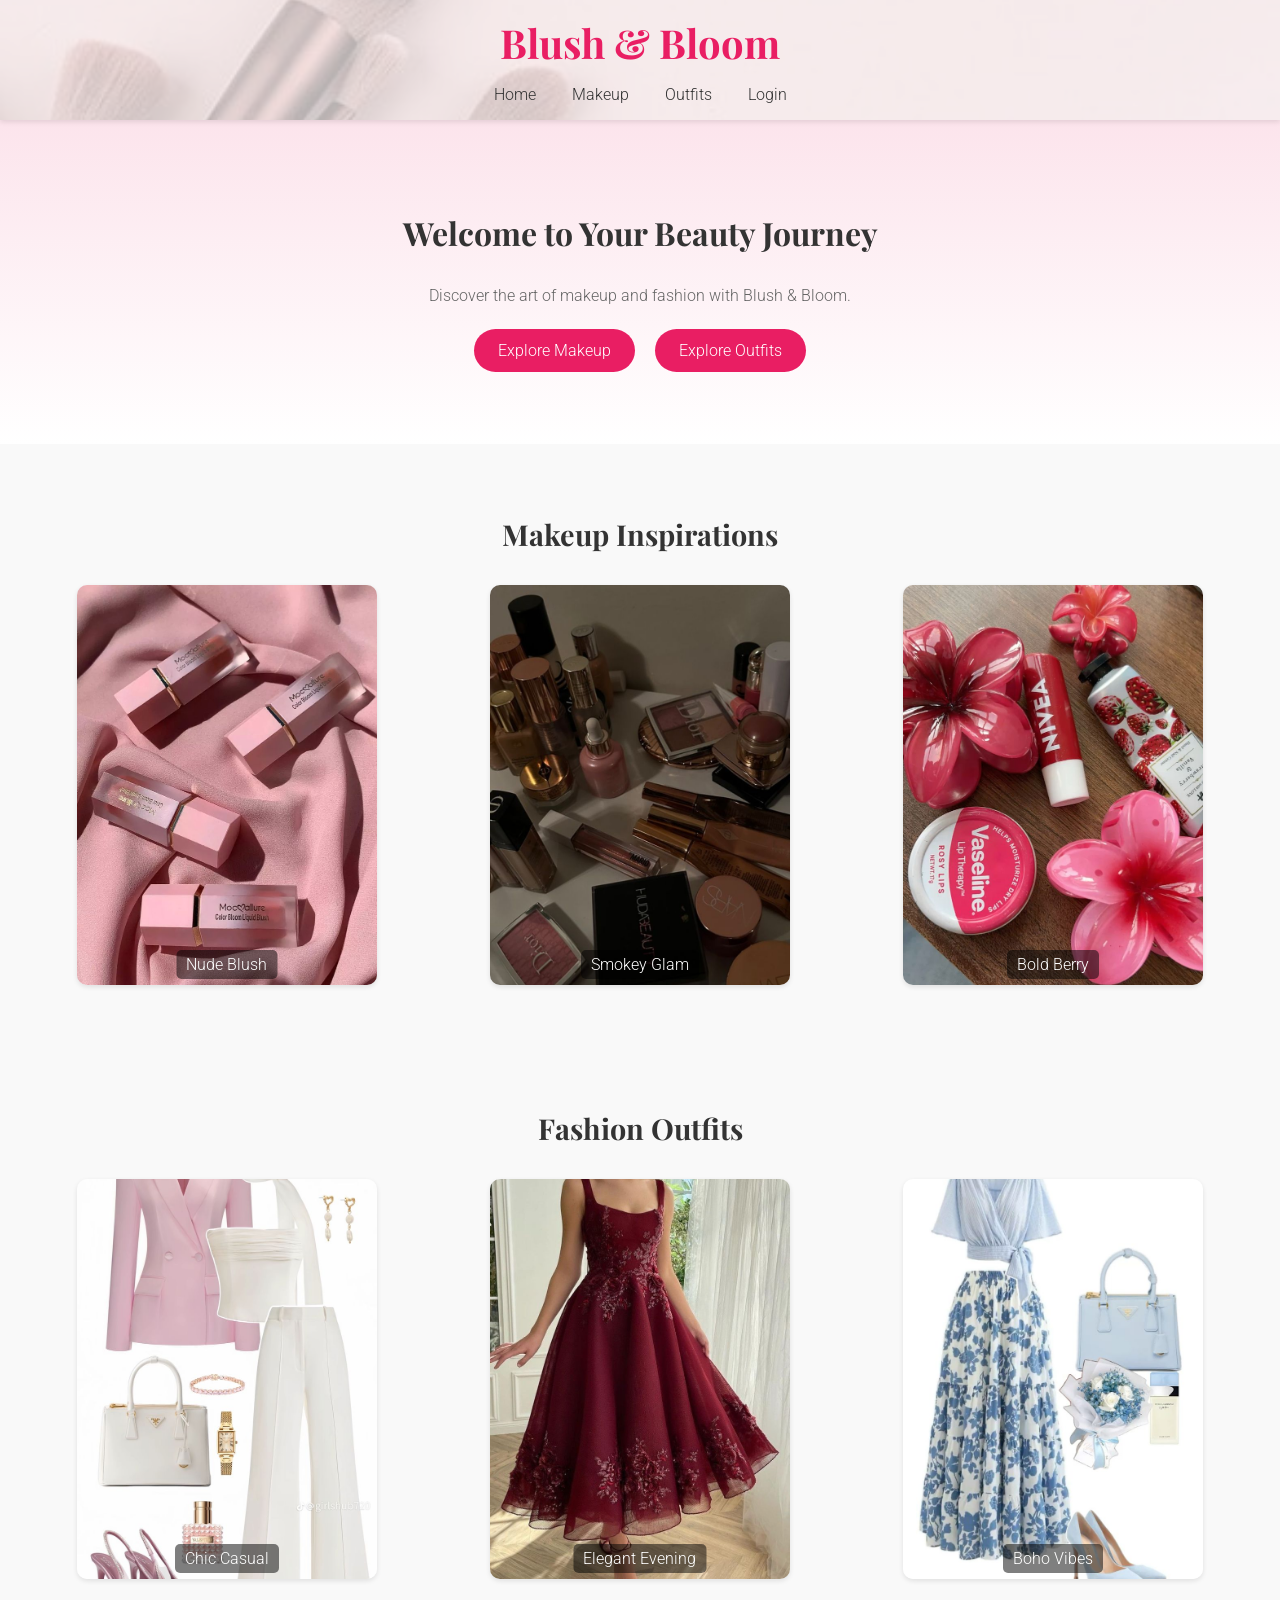
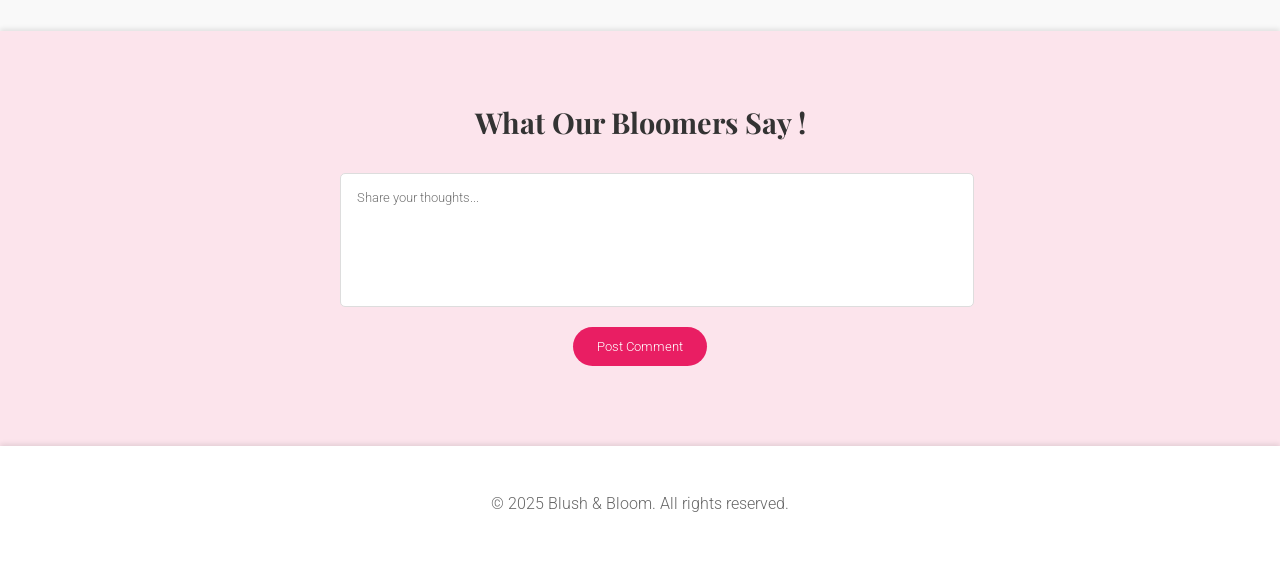
<file: index.html>
<!DOCTYPE html>
<html lang="en">
<head>
    <meta charset="UTF-8">
    <meta name="viewport" content="width=device-width, initial-scale=1.0">
    <title>Blush and Bloom</title>
    <link rel="stylesheet" href="style.css">
    <link href="https://fonts.googleapis.com/css2?family=Playfair+Display:wght@400;700&family=Roboto:wght@300;400&display=swap" rel="stylesheet">
</head>
<body>
  <header>
    <div class="header-bg"></div>
    <h1>Blush & Bloom</h1>
    <nav>
        <a href="index.html">Home</a>
        <a href="#makeup">Makeup</a>
        <a href="#outfits">Outfits</a>
        <a href="login.html">Login</a>
    </nav>
</header>

    <main>
        <section id="hero">
            <h2>Welcome to Your Beauty Journey</h2>
            <p>Discover the art of makeup and fashion with Blush & Bloom.</p>
            <button class="zoom-btn" data-target="makeup">Explore Makeup</button>
            <button class="zoom-btn" data-target="outfits">Explore Outfits</button>
        </section>

        <section id="makeup">
          <h2>Makeup Inspirations</h2>
          <div class="gallery">
              <div class="image-wrapper">
                  <img src="sheglamblush.jpg.jpg" alt="Makeup Look 1">
                  <span class="image-caption">Nude Blush</span>
              </div>
              <div class="image-wrapper">
                  <img src="smokey.jpg.jpg" alt="Makeup Look 2">
                  <span class="image-caption">Smokey Glam</span>
              </div>
              <div class="image-wrapper">
                  <img src="bloodberry.jpg" alt="Makeup Look 3">
                  <span class="image-caption">Bold Berry</span>
              </div>
          </div>
      </section>
      
      <section id="outfits">
          <h2>Fashion Outfits</h2>
          <div class="gallery">
              <div class="image-wrapper">
                  <img src="outfit1.jpg.jpg" alt="Outfit 1">
                  <span class="image-caption">Chic Casual</span>
              </div>
              <div class="image-wrapper">
                  <img src="_Elegant Simplicity_ Dark Red Gown Inspiration_.jpg" alt="Outfit 2">
                  <span class="image-caption">Elegant Evening</span>
              </div>
              <div class="image-wrapper">
                  <img src="bohovibes.jpg" alt="Outfit 3">
                  <span class="image-caption">Boho Vibes</span>
              </div>
          </div>
      </section>


        <section id="comments">
            <h2>What Our Bloomers Say !</h2>
            <div class="comment-box">
                <textarea placeholder="Share your thoughts..."></textarea>
                <button onclick="addComment()">Post Comment</button>
            </div>
            <div id="comment-list"></div>
        </section>
    </main>

    <footer>
        <p>© 2025 Blush & Bloom. All rights reserved.</p>
    </footer>

    <script src="script.js"></script>
</body>
</html>
</file>
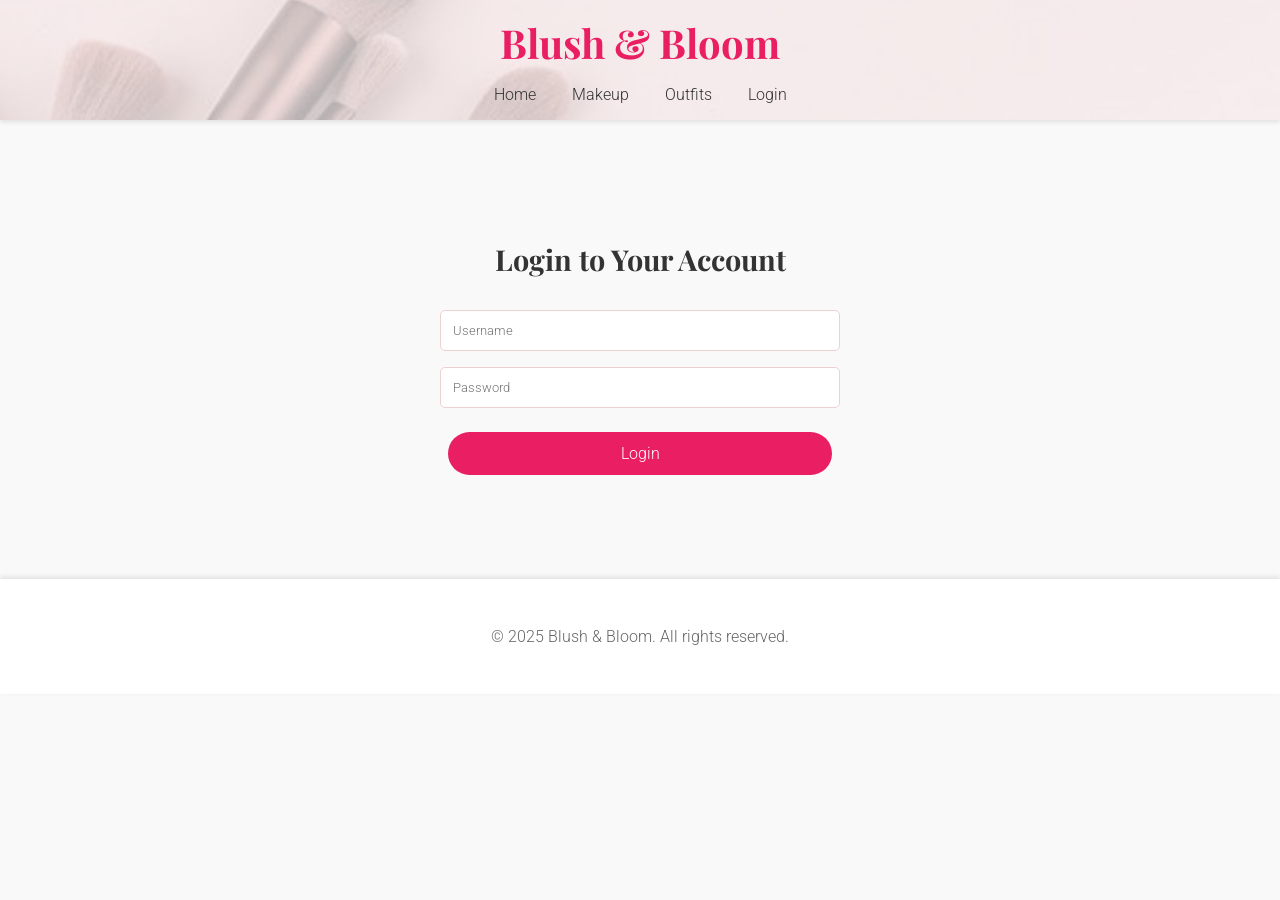
<file: login.html>
<!DOCTYPE html>
<html lang="en">
<head>
    <meta charset="UTF-8">
    <meta name="viewport" content="width=device-width, initial-scale=1.0">
    <title>Login - Blush and Bloom</title>
    <link rel="stylesheet" href="style.css">
    <link href="https://fonts.googleapis.com/css2?family=Playfair+Display:wght@400;700&family=Roboto:wght@300;400&display=swap" rel="stylesheet">
</head>
<body>
  <header>
    <div class="header-bg"></div>
    <h1>Blush & Bloom</h1>
    <nav>
        <a href="index.html">Home</a>
        <a href="#makeup">Makeup</a>
        <a href="#outfits">Outfits</a>
        <a href="login.html">Login</a>
    </nav>
</header>

    <main>
        <section id="login">
            <h2>Login to Your Account</h2>
            <div class="login-form">
                <input type="text" placeholder="Username" required>
                <input type="password" placeholder="Password" required>
                <button class="zoom-btn">Login</button>
            </div>
        </section>
    </main>

    <footer>
        <p>© 2025 Blush & Bloom. All rights reserved.</p>
    </footer>

    <script src="script.js"></script>
</body>
</html>
</file>
<file: style.css>
body {
  margin: 0;
  font-family: 'Roboto', sans-serif;
  color: #333;
  background-color: #f9f9f9;
}

header {
  position: relative;
  overflow: hidden;
  background-color: #fff;
  box-shadow: 0 2px 5px rgba(0, 0, 0, 0.1);
  padding: 1rem 2rem;
  position: sticky;
  top: 0;
  z-index: 100;
}
.header-bg {
  position: absolute;
  top: 0;
  left: 0;
  width: 100%;
  height: 100%;
  background-image: url('fond.jpg');
  background-size: cover;
  background-position: center;
  opacity: 0.3;
  z-index: -1;
}

header h1 {
  position: relative;
  z-index: 1;
  font-family: 'Playfair Display', serif;
  font-size: 2.5rem;
  color: #e91e63;
  margin: 0;
  text-align: center;
}

nav {
  position: relative;
  z-index: 1;
  text-align: center;
  margin-top: 1rem;
}

nav a {
  margin: 0 1rem;
  text-decoration: none;
  color: #333;
  font-weight: 300;
  transition: color 0.3s;
}

nav a:hover {
  color: #e91e63;
}

#hero {
  text-align: center;
  padding: 4rem 2rem;
  background: linear-gradient(to bottom, #fce4ec, #fff);
}

#hero h2 {
  font-family: 'Playfair Display', serif;
  font-size: 2rem;
  color: #333;
}

#hero p {
  font-weight: 300;
  color: #666;
}

.zoom-btn {
  background-color: #e91e63;
  color: #fff;
  border: none;
  padding: 0.75rem 1.5rem;
  margin: 0.5rem;
  cursor: pointer;
  font-family: 'Roboto', sans-serif;
  font-weight: 300;
  font-size: 1rem;
  border-radius: 25px;
  transition: transform 0.3s, box-shadow 0.3s;
}

.zoom-btn:hover {
  transform: scale(1.1);
  box-shadow: 0 4px 10px rgba(0, 0, 0, 0.2);
}

section {
  padding: 3rem 2rem;
  text-align: center;
}

section h2 {
  font-family: 'Playfair Display', serif;
  font-size: 1.8rem;
  color: #333;
  margin-bottom: 2rem;
}

.gallery {
  display: grid;
  grid-template-columns: repeat(auto-fit, minmax(300px, 1fr));
  gap: 1.5rem;
  justify-items: center;
}
.image-wrapper {
  position: relative;
  display: inline-block;
}

.image-caption {
  position: absolute;
  bottom: 10px;
  left: 50%;
  transform: translateX(-50%);
  background-color: rgba(0, 0, 0, 0.5);
  color: white;
  padding: 5px 10px;
  border-radius: 5px;
  font-family: 'Roboto', sans-serif;
  font-weight: 300;
  font-size: 1rem;
  text-align: center;
  white-space: nowrap;
}

.gallery img {
  width: 300px;
  height: 400px;
  object-fit: cover;
  border-radius: 10px;
  box-shadow: 0 2px 5px rgba(0, 0, 0, 0.1);
  transition: transform 0.3s;
}

.gallery img:hover {
  transform: scale(1.05);
}

.gallery img[data-caption]::after {
  content: attr(data-caption);
  display: block;
  font-family: 'Roboto', sans-serif;
  font-weight: 300;
  color: #333;
  margin-top: 0.5rem;
  font-size: 1rem;
  text-align: center;
}

#comments {
  background-color: #fce4ec;
  padding: 3rem 2rem;
  box-shadow: 0 -2px 5px rgba(0, 0, 0, 0.1);
}

.comment-box {
  max-width: 600px;
  margin: 0 auto 2rem;
}

.comment-box textarea {
  width: 100%;
  height: 100px;
  resize: none;
  padding: 1rem;
  font-family: 'Roboto', sans-serif;
  font-weight: 300;
  border: 1px solid #ddd;
  border-radius: 5px;
  margin-bottom: 1rem;
}

.comment-box button {
  background-color: #e91e63;
  color: #fff;
  border: none;
  padding: 0.75rem 1.5rem;
  cursor: pointer;
  border-radius: 25px;
  font-family: 'Roboto', sans-serif;
  font-weight: 300;
}

.comment {
  max-width: 600px;
  margin: 1rem auto;
  padding: 1rem;
  background-color: #f9f9f9;
  border-radius: 5px;
  text-align: left;
}

#login {
  max-width: 400px;
  margin: 3rem auto;
}

.login-form {
  display: flex;
  flex-direction: column;
  gap: 1rem;
}

.login-form input {
  padding: 0.75rem;
  font-family: 'Roboto', sans-serif;
  font-weight: 300;
  border: 1px solid #ebd1d1;
  border-radius: 5px;
}

footer {
  text-align: center;
  padding: 2rem;
  background-color: #fff;
  box-shadow: 0 -2px 5px rgba(0, 0, 0, 0.1);
  font-weight: 300;
  color: #666;
}
</file>
